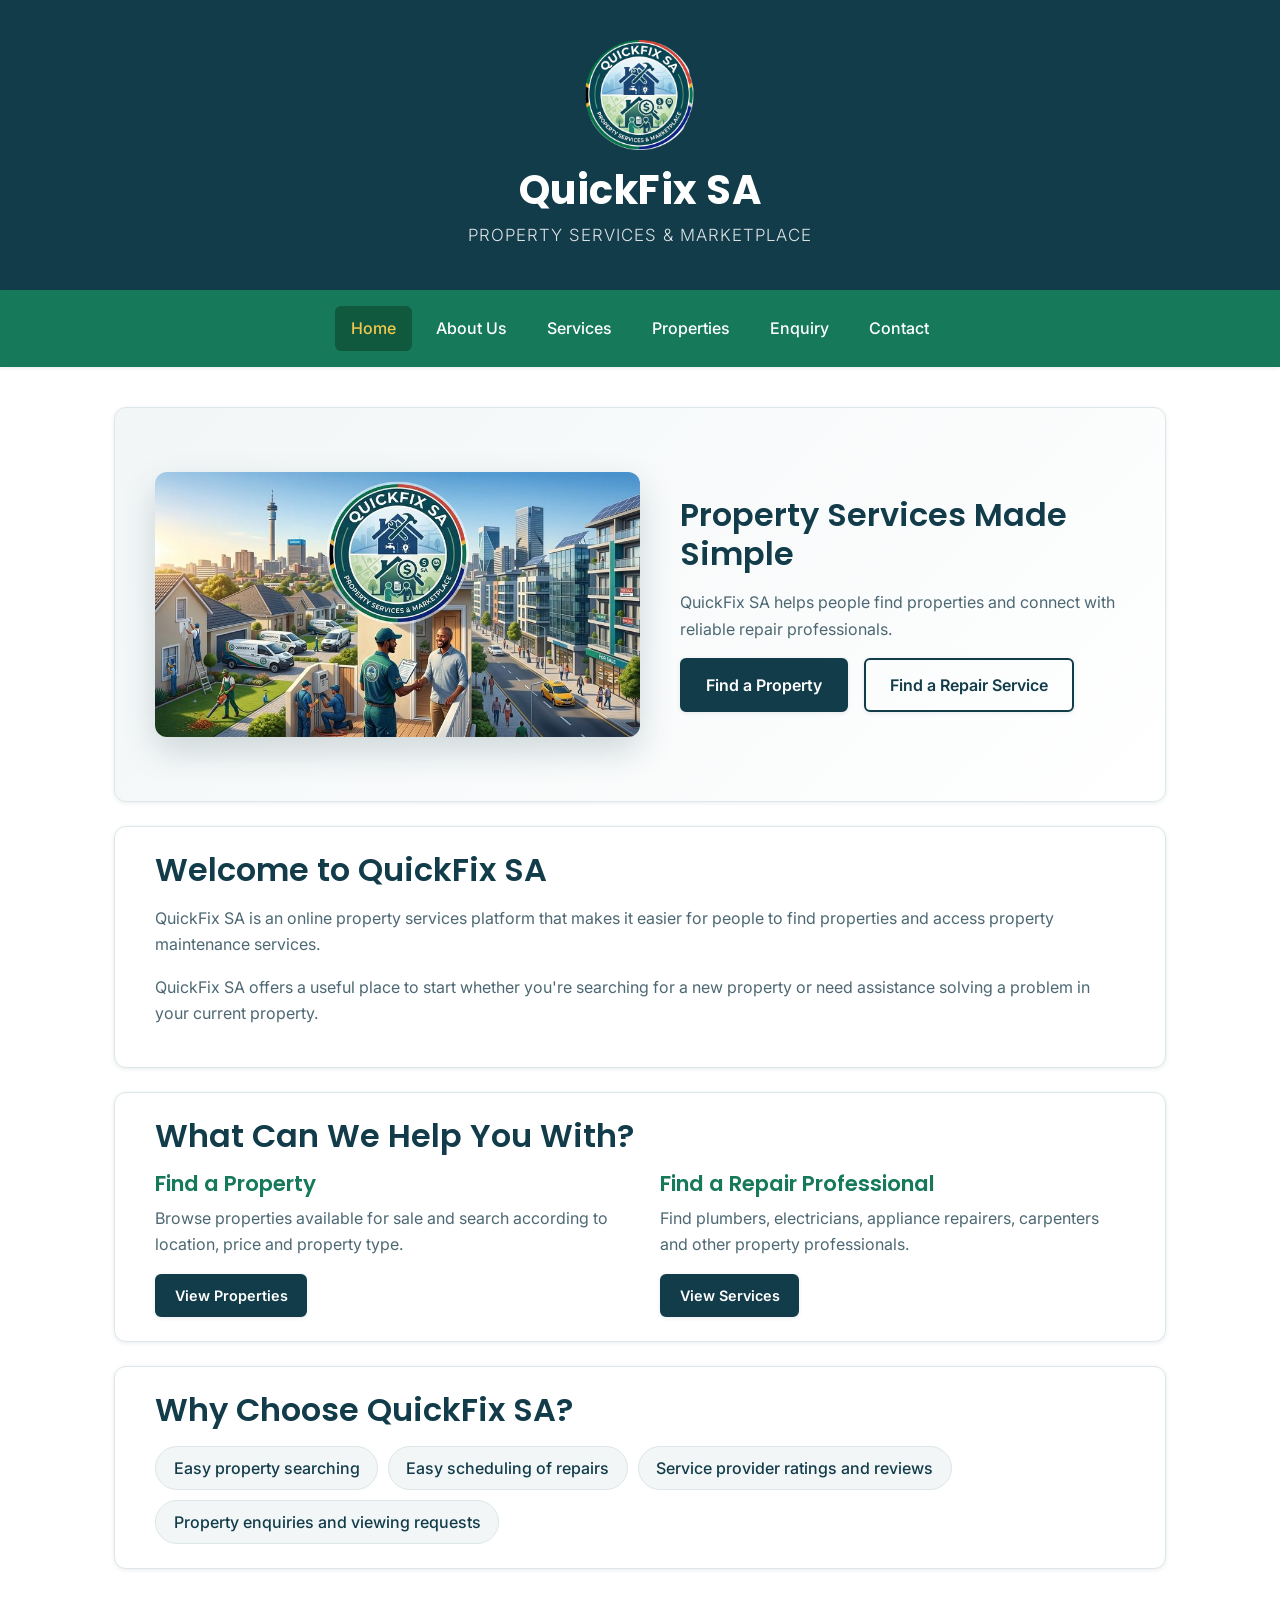
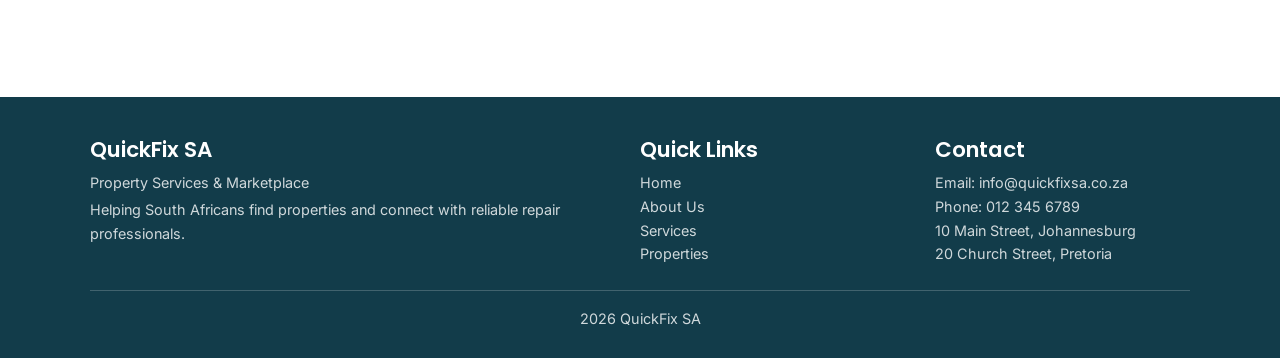
<file: index.html>
<!doctype html>
<html lang="en">
  <head>
    <!--The title appears on the browser tab-->
    <meta charset="UTF-8" />
    <meta name="viewport" content="width=device-width, initial-scale=1.0" />
    <link rel="icon" type="image/png" href="images/quickfix-logo.png" />
    <title>QuickFix SA - Home</title>

    <!--Google Fonts used across the site (see css/style.css section 1 & 3)-->
    <link rel="preconnect" href="https://fonts.googleapis.com" />
    <link
      href="https://fonts.googleapis.com/css2?family=Inter:wght@300;400;500;600&family=Poppins:wght@600;700&display=swap"
      rel="stylesheet"
    />

    <!--Connect the HTML page to the CSS file-->
    <link rel="stylesheet" href="css/style.css" />
  </head>

  <body>
    <!-- HEADER -->

    <header>
      <!--QuickFix SA logo-->
      <img
        src="images/quickfix-logo.png"
        alt="QuickFix SA Logo"
        width="150"
        height="151"
        class="logo"
      />

      <h1>QuickFix SA</h1>

      <p>Property Services & Marketplace</p>
    </header>

    <!--NAVIGATION MENU-->

    <nav>
      <!-- Hamburger button: only visible on mobile (see media query in style.css) -->
      <button
        class="nav-toggle"
        aria-expanded="false"
        aria-controls="nav-links"
      >
        &#9776; Menu
      </button>

      <div class="nav-links" id="nav-links">
        <a href="index.html" aria-current="page">Home</a>
        <a href="about.html">About Us</a>
        <a href="services.html">Services</a>
        <a href="properties.html">Properties</a>
        <a href="enquiry.html">Enquiry</a>
        <a href="contact.html">Contact</a>
      </div>
    </nav>

    <!--MAIN CONTENT-->

    <main>
      <!--HERO SECTION-->

      <section class="hero">
        <img
          src="images/hero-1200w.jpg"
          srcset="
            images/hero-480w.jpg   480w,
            images/hero-800w.jpg   800w,
            images/hero-1200w.jpg 1200w
          "
          sizes="(max-width: 768px) 100vw, 600px"
          alt="Modern home"
          width="1200"
          height="655"
          class="hero-img"
        />

        <div class="hero-content">
          <h2>Property Services Made Simple</h2>

          <p>
            QuickFix SA helps people find properties and connect with reliable
            repair professionals.
          </p>

          <!--Action links-->
          <div class="hero-actions">
            <a href="properties.html" class="btn"> Find a Property </a>

            <a href="services.html" class="btn btn-secondary">
              Find a Repair Service
            </a>
          </div>
        </div>
      </section>

      <!--INTRODUCTION-->

      <section>
        <h2>Welcome to QuickFix SA</h2>

        <p>
          QuickFix SA is an online property services platform that makes it
          easier for people to find properties and access property maintenance
          services.
        </p>

        <p>
          QuickFix SA offers a useful place to start whether you're searching
          for a new property or need assistance solving a problem in your
          current property.
        </p>
      </section>

      <!--OUR MAIN SERVICES-->

      <section>
        <h2>What Can We Help You With?</h2>

        <div class="split-grid">
          <div>
            <h3>Find a Property</h3>

            <p>
              Browse properties available for sale and search according to
              location, price and property type.
            </p>

            <a href="properties.html" class="btn btn-sm"> View Properties </a>
          </div>

          <div>
            <h3>Find a Repair Professional</h3>

            <p>
              Find plumbers, electricians, appliance repairers, carpenters and
              other property professionals.
            </p>

            <a href="services.html" class="btn btn-sm"> View Services </a>
          </div>
        </div>
      </section>

      <!--WHY QUICKFIX SA-->

      <section>
        <h2>Why Choose QuickFix SA?</h2>

        <ul>
          <li>Easy property searching</li>

          <li>Easy scheduling of repairs</li>

          <li>Service provider ratings and reviews</li>

          <li>Property enquiries and viewing requests</li>
        </ul>
      </section>
    </main>

    <!--FOOTER-->

    <footer>
      <div class="footer-grid">
        <div>
          <h3>QuickFix SA</h3>
          <p>Property Services &amp; Marketplace</p>
          <p>
            Helping South Africans find properties and connect with reliable
            repair professionals.
          </p>
        </div>

        <div>
          <h3>Quick Links</h3>
          <ul>
            <li><a href="index.html">Home</a></li>
            <li><a href="about.html">About Us</a></li>
            <li><a href="services.html">Services</a></li>
            <li><a href="properties.html">Properties</a></li>
          </ul>
        </div>

        <div>
          <h3>Contact</h3>
          <ul>
            <li>Email: info@quickfixsa.co.za</li>
            <li>Phone: 012 345 6789</li>
            <li>10 Main Street, Johannesburg</li>
            <li>20 Church Street, Pretoria</li>
          </ul>
        </div>
      </div>

      <div class="footer-bottom">
        <p>2026 QuickFix SA</p>
      </div>
    </footer>

    <script src="js/script.js"></script>
  </body>
</html>
</file>
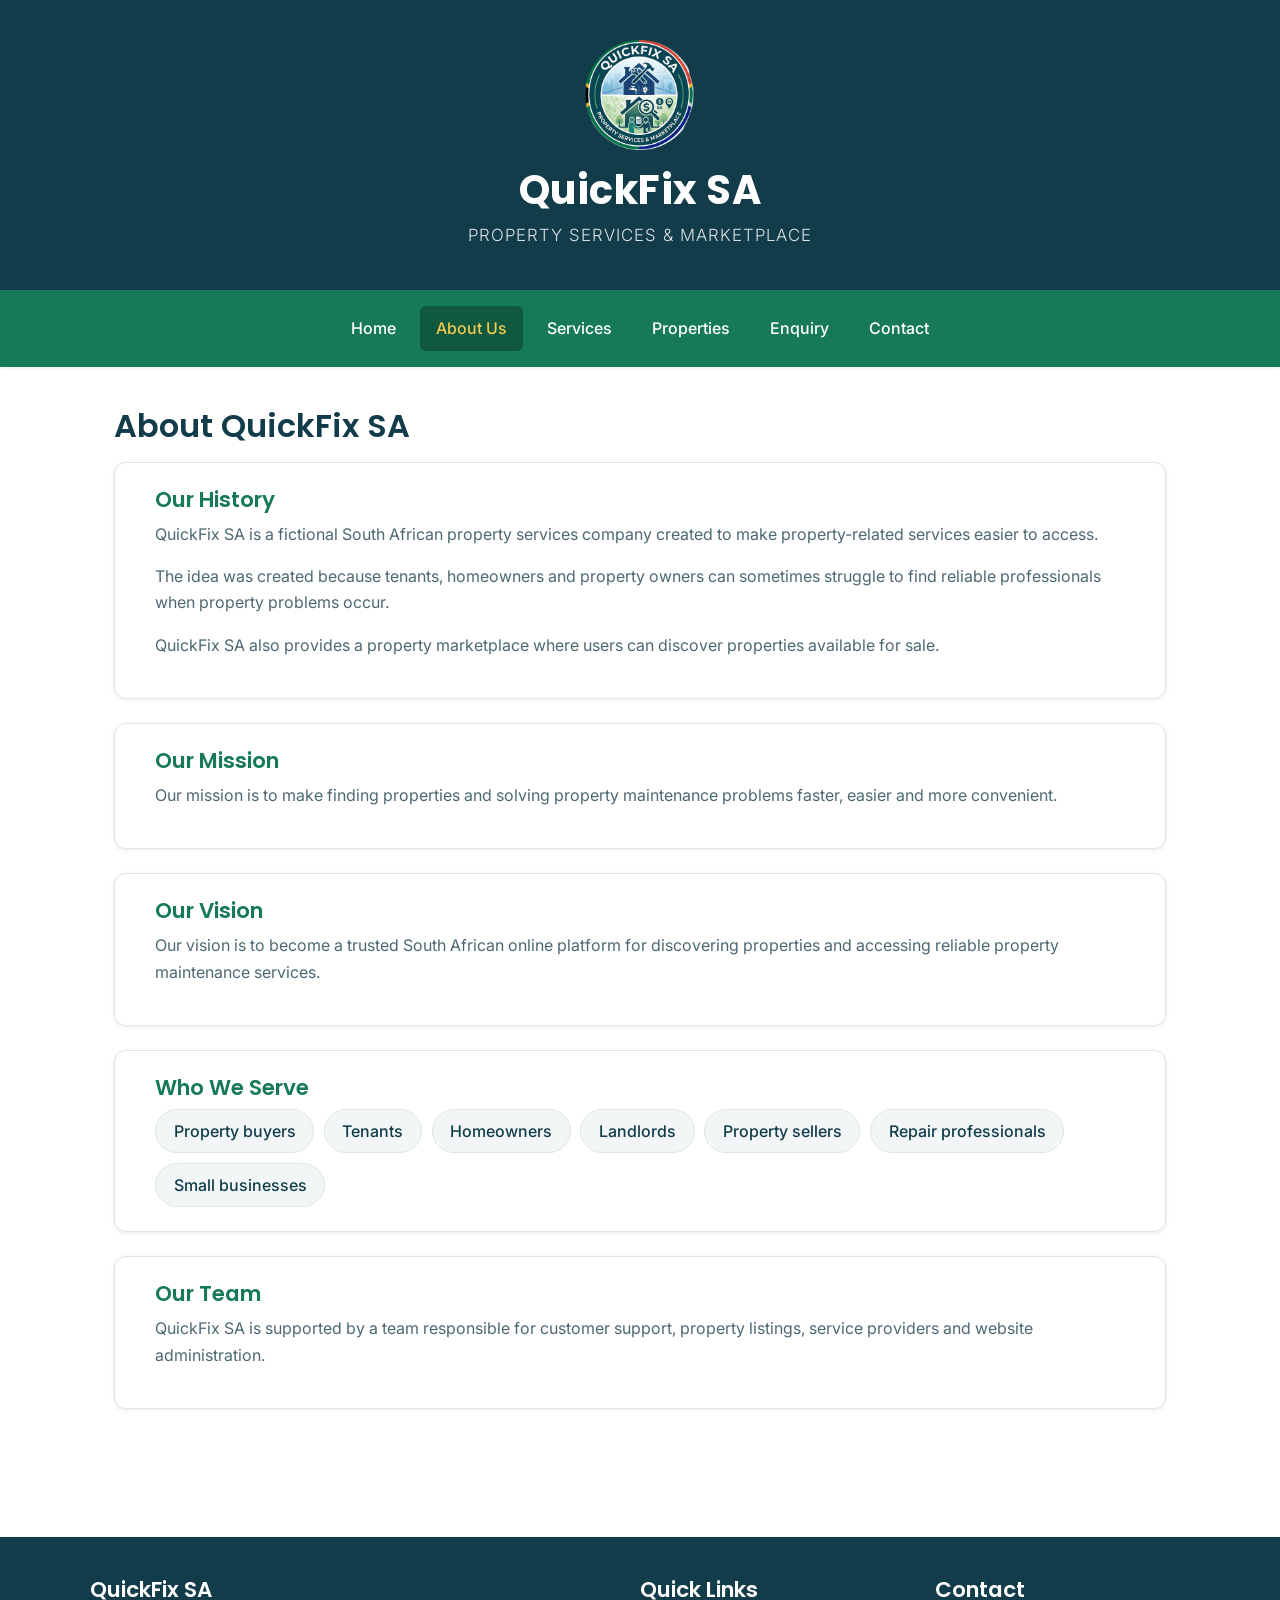
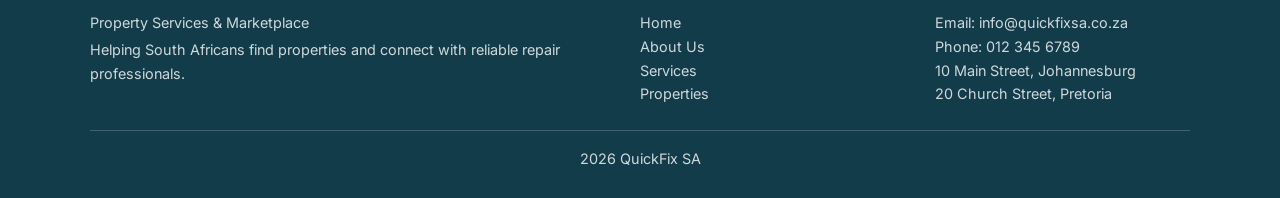
<file: about.html>
<!doctype html>
<html lang="en">
  <head>
    <meta charset="UTF-8" />
    <meta name="viewport" content="width=device-width, initial-scale=1.0" />
    <link rel="icon" type="image/png" href="images/quickfix-logo.png" />
    <title>QuickFix SA - About Us</title>

    <link rel="preconnect" href="https://fonts.googleapis.com" />
    <link
      href="https://fonts.googleapis.com/css2?family=Inter:wght@300;400;500;600&family=Poppins:wght@600;700&display=swap"
      rel="stylesheet"
    />

    <link rel="stylesheet" href="css/style.css" />
  </head>

  <body>
    <!--HEADER-->

    <header>
      <img
        src="images/quickfix-logo.png"
        alt="QuickFix SA Logo"
        width="150"
        height="151"
        class="logo"
      />

      <h1>QuickFix SA</h1>

      <p>Property Services & Marketplace</p>
    </header>

    <!-- NAVIGATION -->

    <nav>
      <!-- Hamburger button: only visible on mobile (see media query in style.css) -->
      <button
        class="nav-toggle"
        aria-expanded="false"
        aria-controls="nav-links"
      >
        &#9776; Menu
      </button>

      <div class="nav-links" id="nav-links">
        <a href="index.html">Home</a>
        <a href="about.html" aria-current="page">About Us</a>
        <a href="services.html">Services</a>
        <a href="properties.html">Properties</a>
        <a href="enquiry.html">Enquiry</a>
        <a href="contact.html">Contact</a>
      </div>
    </nav>

    <!--MAIN CONTENT-->

    <main>
      <h2>About QuickFix SA</h2>

      <!--HISTORY-->

      <section>
        <h3>Our History</h3>

        <p>
          QuickFix SA is a fictional South African property services company
          created to make property-related services easier to access.
        </p>

        <p>
          The idea was created because tenants, homeowners and property owners
          can sometimes struggle to find reliable professionals when property
          problems occur.
        </p>

        <p>
          QuickFix SA also provides a property marketplace where users can
          discover properties available for sale.
        </p>
      </section>

      <!-- MISSION -->

      <section>
        <h3>Our Mission</h3>

        <p>
          Our mission is to make finding properties and solving property
          maintenance problems faster, easier and more convenient.
        </p>
      </section>

      <!-- VISION -->

      <section>
        <h3>Our Vision</h3>

        <p>
          Our vision is to become a trusted South African online platform for
          discovering properties and accessing reliable property maintenance
          services.
        </p>
      </section>

      <!-- TARGET AUDIENCE -->

      <section>
        <h3>Who We Serve</h3>

        <ul>
          <li>Property buyers</li>

          <li>Tenants</li>

          <li>Homeowners</li>

          <li>Landlords</li>

          <li>Property sellers</li>

          <li>Repair professionals</li>

          <li>Small businesses</li>
        </ul>
      </section>

      <!--TEAM-->

      <section>
        <h3>Our Team</h3>

        <p>
          QuickFix SA is supported by a team responsible for customer support,
          property listings, service providers and website administration.
        </p>
      </section>
    </main>

    <!--FOOTER-->

    <footer>
      <div class="footer-grid">
        <div>
          <h3>QuickFix SA</h3>
          <p>Property Services &amp; Marketplace</p>
          <p>
            Helping South Africans find properties and connect with reliable
            repair professionals.
          </p>
        </div>

        <div>
          <h3>Quick Links</h3>
          <ul>
            <li><a href="index.html">Home</a></li>
            <li><a href="about.html">About Us</a></li>
            <li><a href="services.html">Services</a></li>
            <li><a href="properties.html">Properties</a></li>
          </ul>
        </div>

        <div>
          <h3>Contact</h3>
          <ul>
            <li>Email: info@quickfixsa.co.za</li>
            <li>Phone: 012 345 6789</li>
            <li>10 Main Street, Johannesburg</li>
            <li>20 Church Street, Pretoria</li>
          </ul>
        </div>
      </div>

      <div class="footer-bottom">
        <p>2026 QuickFix SA</p>
      </div>
    </footer>

    <script src="js/script.js"></script>
  </body>
</html>
</file>
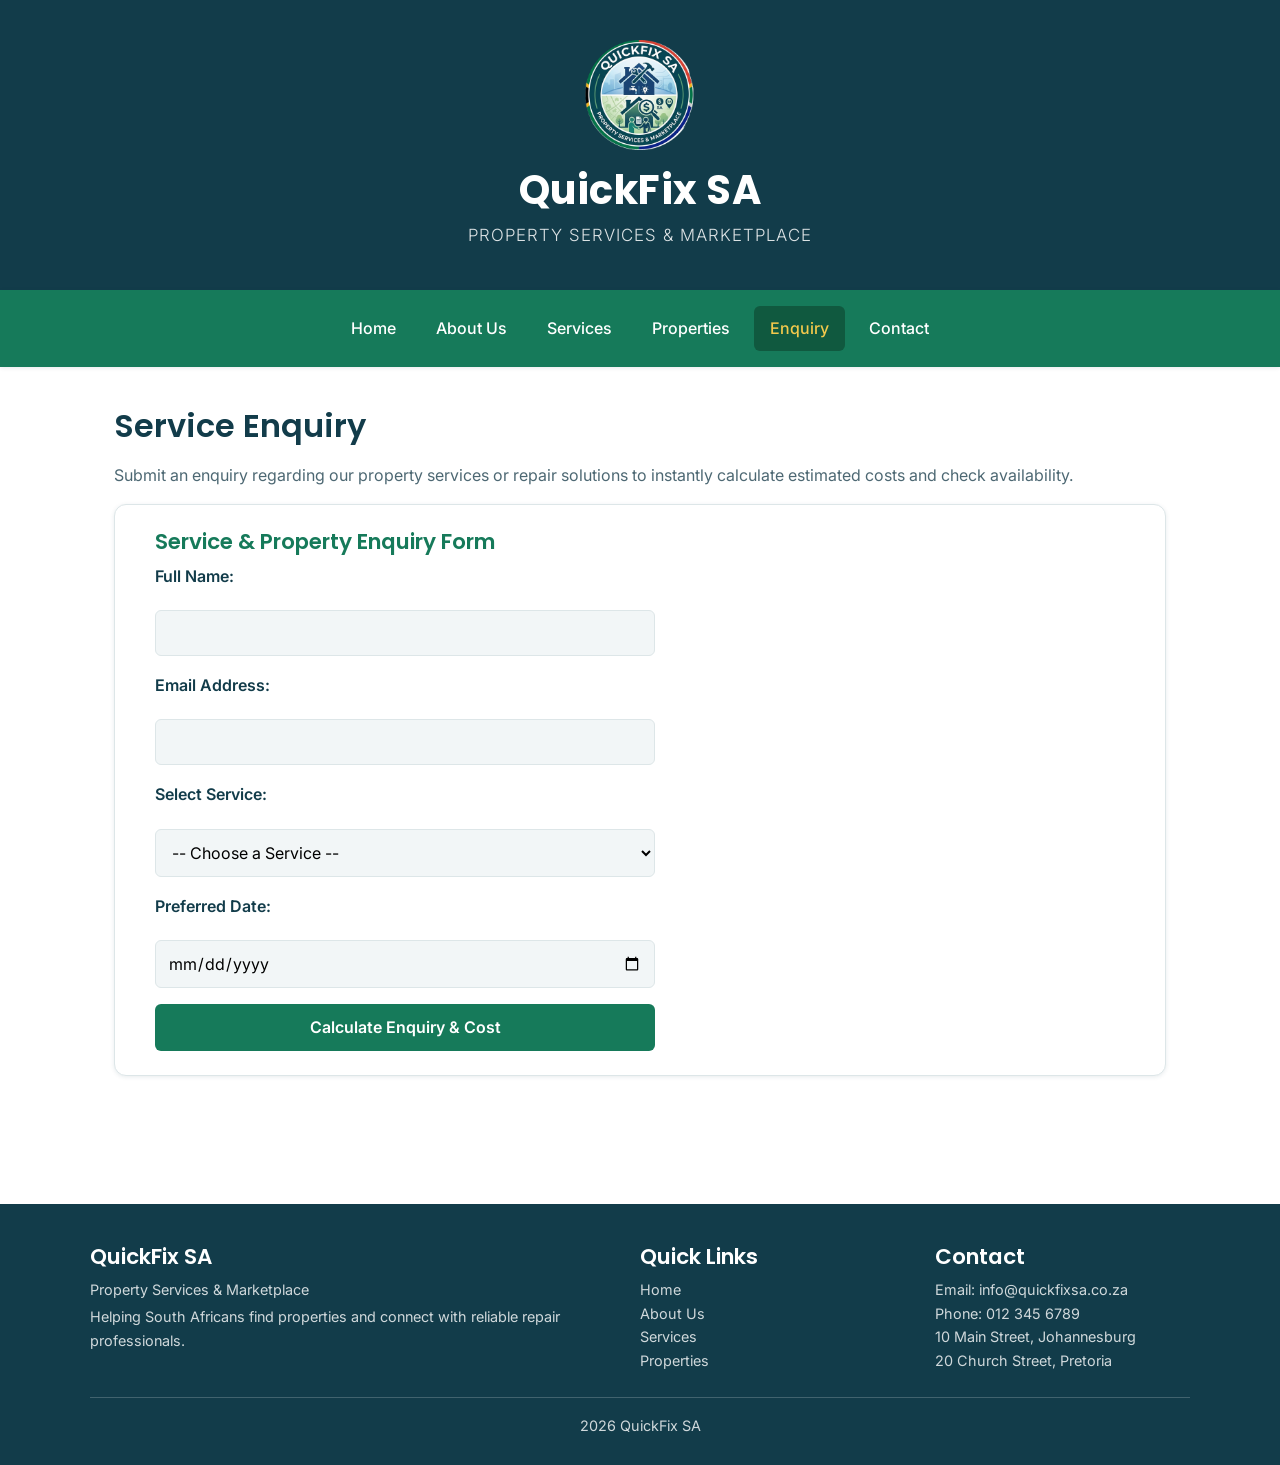
<file: enquiry.html>
<!doctype html>
<html lang="en">
  <head>
    <meta charset="UTF-8" />
    <meta name="viewport" content="width=device-width, initial-scale=1.0" />
    <link rel="icon" type="image/png" href="images/quickfix-logo.png" />
    <title>QuickFix SA - Enquiry</title>

    <link rel="preconnect" href="https://fonts.googleapis.com" />
    <link
      href="https://fonts.googleapis.com/css2?family=Inter:wght@300;400;500;600&family=Poppins:wght@600;700&display=swap"
      rel="stylesheet"
    />

    <link rel="stylesheet" href="css/style.css" />
  </head>

  <body>
    <!-- HEADER -->
    <header>
      <img
        src="images/quickfix-logo.png"
        alt="QuickFix SA Logo"
        width="150"
        height="151"
        class="logo"
      />
      <h1>QuickFix SA</h1>
      <p>Property Services & Marketplace</p>
    </header>

    <!-- Navigation -->
    <nav>
      <!-- Hamburger button for mobile navigation -->
      <button class="nav-toggle" aria-expanded="false" aria-controls="nav-links">
        &#9776; Menu
      </button>

      <div class="nav-links" id="nav-links">
        <a href="index.html">Home</a>
        <a href="about.html">About Us</a>
        <a href="services.html">Services</a>
        <a href="properties.html">Properties</a>
        <a href="enquiry.html" aria-current="page">Enquiry</a>
        <a href="contact.html">Contact</a>
      </div>
    </nav>

    <!-- Main Content -->
    <main>
      <h2>Service Enquiry</h2>
      <p>
        Submit an enquiry regarding our property services or repair solutions to instantly calculate estimated costs and check availability.
      </p>

      <section>
        <h3>Service & Property Enquiry Form</h3>

        <form id="enquiry-form">
          <!-- Name -->
          <label for="enquiry-name">Full Name:</label>
          <input type="text" id="enquiry-name" name="enquiry-name" />

          <!-- Email -->
          <label for="enquiry-email">Email Address:</label>
          <input type="email" id="enquiry-email" name="enquiry-email" />

          <!-- Service Selection Dropdown -->
          <label for="service-select">Select Service:</label>
          <select id="service-select" name="service-select">
            <option value="">-- Choose a Service --</option>
            <option value="plumbing">Plumbing Repair (Base: R500)</option>
            <option value="electrical">Electrical Inspection (Base: R750)</option>
            <option value="painting">House Painting (Base: R1200)</option>
            <option value="listing">Property Listing Assistance (Base: R300)</option>
          </select>

          <!-- Preferred Date -->
          <label for="enquiry-date">Preferred Date:</label>
          <input type="date" id="enquiry-date" name="enquiry-date" />

          <input type="submit" value="Calculate Enquiry & Cost" />
        </form>

        <!-- Dynamic Response Box (Satisfies POE rubric for cost/availability feedback) -->
        <div id="enquiry-response" style="margin-top: 20px; padding: 15px; border-radius: 6px; display: none;"></div>
      </section>
    </main>

    <!-- FOOTER -->
    <footer>
      <div class="footer-grid">
        <div>
          <h3>QuickFix SA</h3>
          <p>Property Services &amp; Marketplace</p>
          <p>
            Helping South Africans find properties and connect with reliable
            repair professionals.
          </p>
        </div>

        <div>
          <h3>Quick Links</h3>
          <ul>
            <li><a href="index.html">Home</a></li>
            <li><a href="about.html">About Us</a></li>
            <li><a href="services.html">Services</a></li>
            <li><a href="properties.html">Properties</a></li>
          </ul>
        </div>

        <div>
          <h3>Contact</h3>
          <ul>
            <li>Email: info@quickfixsa.co.za</li>
            <li>Phone: 012 345 6789</li>
            <li>10 Main Street, Johannesburg</li>
            <li>20 Church Street, Pretoria</li>
          </ul>
        </div>
      </div>

      <div class="footer-bottom">
        <p>2026 QuickFix SA</p>
      </div>
    </footer>

    <!-- JavaScript File -->
    <script src="js/script.js"></script>
  </body>
</html>
</file>
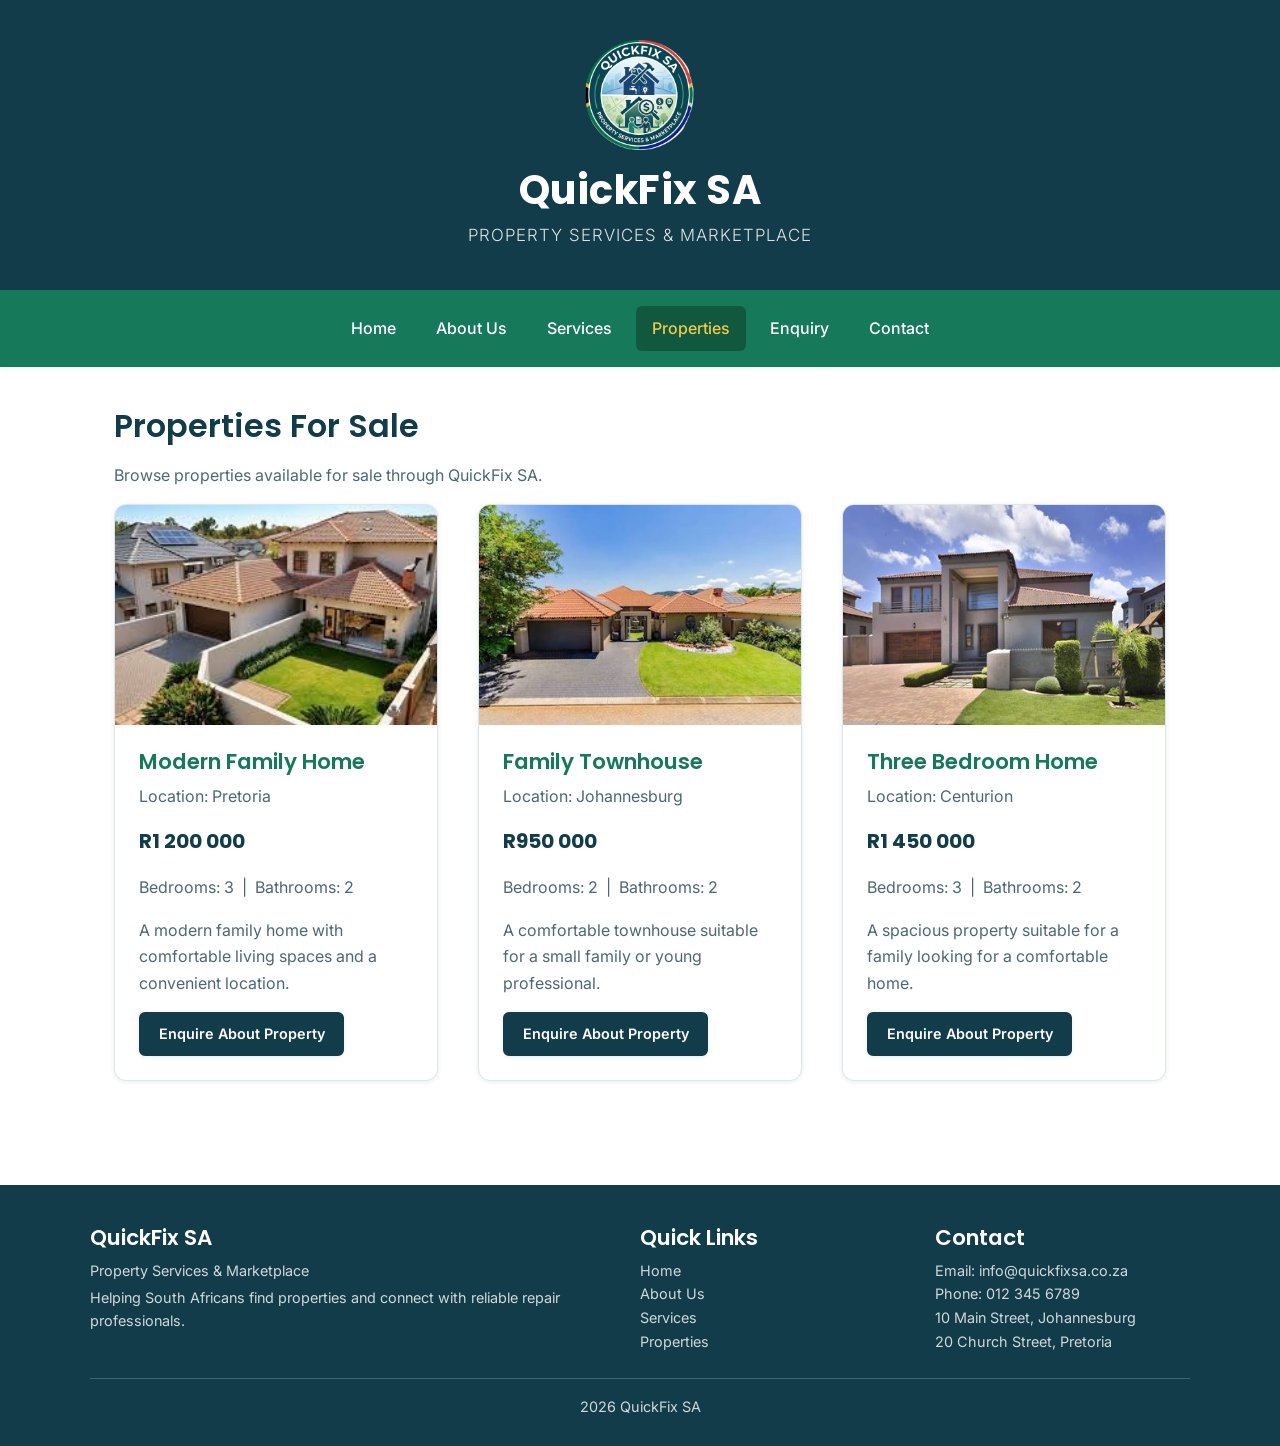
<file: properties.html>
<!doctype html>
<html lang="en">
  <head>
    <meta charset="UTF-8" />
    <meta name="viewport" content="width=device-width, initial-scale=1.0" />
    <link rel="icon" type="image/png" href="images/quickfix-logo.png" />
    <title>QuickFix SA Properties</title>

    <link rel="preconnect" href="https://fonts.googleapis.com" />
    <link
      href="https://fonts.googleapis.com/css2?family=Inter:wght@300;400;500;600&family=Poppins:wght@600;700&display=swap"
      rel="stylesheet"
    />

    <link rel="stylesheet" href="css/style.css" />
  </head>

  <body>
    <!--HEADER-->

    <header>
      <img
        src="images/quickfix-logo.png"
        alt="QuickFix SA Logo"
        width="150"
        height="151"
        class="logo"
      />

      <h1>QuickFix SA</h1>

      <p>Property Services & Marketplace</p>
    </header>

    <!--NAVIGATION-->

    <nav>
      <!-- Hamburger button: only visible on mobile (see media query in style.css) -->
      <button
        class="nav-toggle"
        aria-expanded="false"
        aria-controls="nav-links"
      >
        &#9776; Menu
      </button>

      <div class="nav-links" id="nav-links">
        <a href="index.html">Home</a>
        <a href="about.html">About Us</a>
        <a href="services.html">Services</a>
        <a href="properties.html" aria-current="page">Properties</a>
        <a href="enquiry.html">Enquiry</a>
        <a href="contact.html">Contact</a>
      </div>
    </nav>

    <!-- MAIN CONTENT -->

    <main>
      <h2>Properties For Sale</h2>

      <p>Browse properties available for sale through QuickFix SA.</p>

      <div class="card-grid">
        <!--PROPERTY 1-->

        <article class="card">
          <img
            src="images/property-1.jpg"
            alt="Modern family home"
            width="299"
            height="168"
            loading="lazy"
          />
          <div class="card-body">
            <h3>Modern Family Home</h3>

            <p>Location: Pretoria</p>

            <p class="price">R1 200 000</p>

            <p>Bedrooms: 3 &nbsp;|&nbsp; Bathrooms: 2</p>

            <p>
              A modern family home with comfortable living spaces and a
              convenient location.
            </p>

            <a href="enquiry.html" class="btn btn-sm">
              Enquire About Property
            </a>
          </div>
        </article>

        <!--PROPERTY 2-->

        <article class="card">
          <img
            src="images/property-2.jpg"
            srcset="images/property-2-400w.jpg 400w, images/property-2.jpg 547w"
            sizes="(max-width: 768px) 100vw, 340px"
            alt="Family townhouse"
            width="547"
            height="365"
            loading="lazy"
          />

          <div class="card-body">
            <h3>Family Townhouse</h3>

            <p>Location: Johannesburg</p>

            <p class="price">R950 000</p>

            <p>Bedrooms: 2 &nbsp;|&nbsp; Bathrooms: 2</p>

            <p>
              A comfortable townhouse suitable for a small family or young
              professional.
            </p>

            <a href="enquiry.html" class="btn btn-sm">
              Enquire About Property
            </a>
          </div>
        </article>

        <!--PROPERTY 3-->

        <article class="card">
          <img
            src="images/property-3.jpg"
            srcset="images/property-3-400w.jpg 400w, images/property-3.jpg 678w"
            sizes="(max-width: 768px) 100vw, 340px"
            alt="Three bedroom home"
            width="678"
            height="452"
            loading="lazy"
          />
          <div class="card-body">
            <h3>Three Bedroom Home</h3>

            <p>Location: Centurion</p>

            <p class="price">R1 450 000</p>

            <p>Bedrooms: 3 &nbsp;|&nbsp; Bathrooms: 2</p>

            <p>
              A spacious property suitable for a family looking for a
              comfortable home.
            </p>

            <a href="enquiry.html" class="btn btn-sm">
              Enquire About Property
            </a>
          </div>
        </article>
      </div>
    </main>

    <!--FOOTER-->

    <footer>
      <div class="footer-grid">
        <div>
          <h3>QuickFix SA</h3>
          <p>Property Services &amp; Marketplace</p>
          <p>
            Helping South Africans find properties and connect with reliable
            repair professionals.
          </p>
        </div>

        <div>
          <h3>Quick Links</h3>
          <ul>
            <li><a href="index.html">Home</a></li>
            <li><a href="about.html">About Us</a></li>
            <li><a href="services.html">Services</a></li>
            <li><a href="properties.html">Properties</a></li>
          </ul>
        </div>

        <div>
          <h3>Contact</h3>
          <ul>
            <li>Email: info@quickfixsa.co.za</li>
            <li>Phone: 012 345 6789</li>
            <li>10 Main Street, Johannesburg</li>
            <li>20 Church Street, Pretoria</li>
          </ul>
        </div>
      </div>

      <div class="footer-bottom">
        <p>2026 QuickFix SA</p>
      </div>
    </footer>

    <script src="js/script.js"></script>
  </body>
</html>
</file>
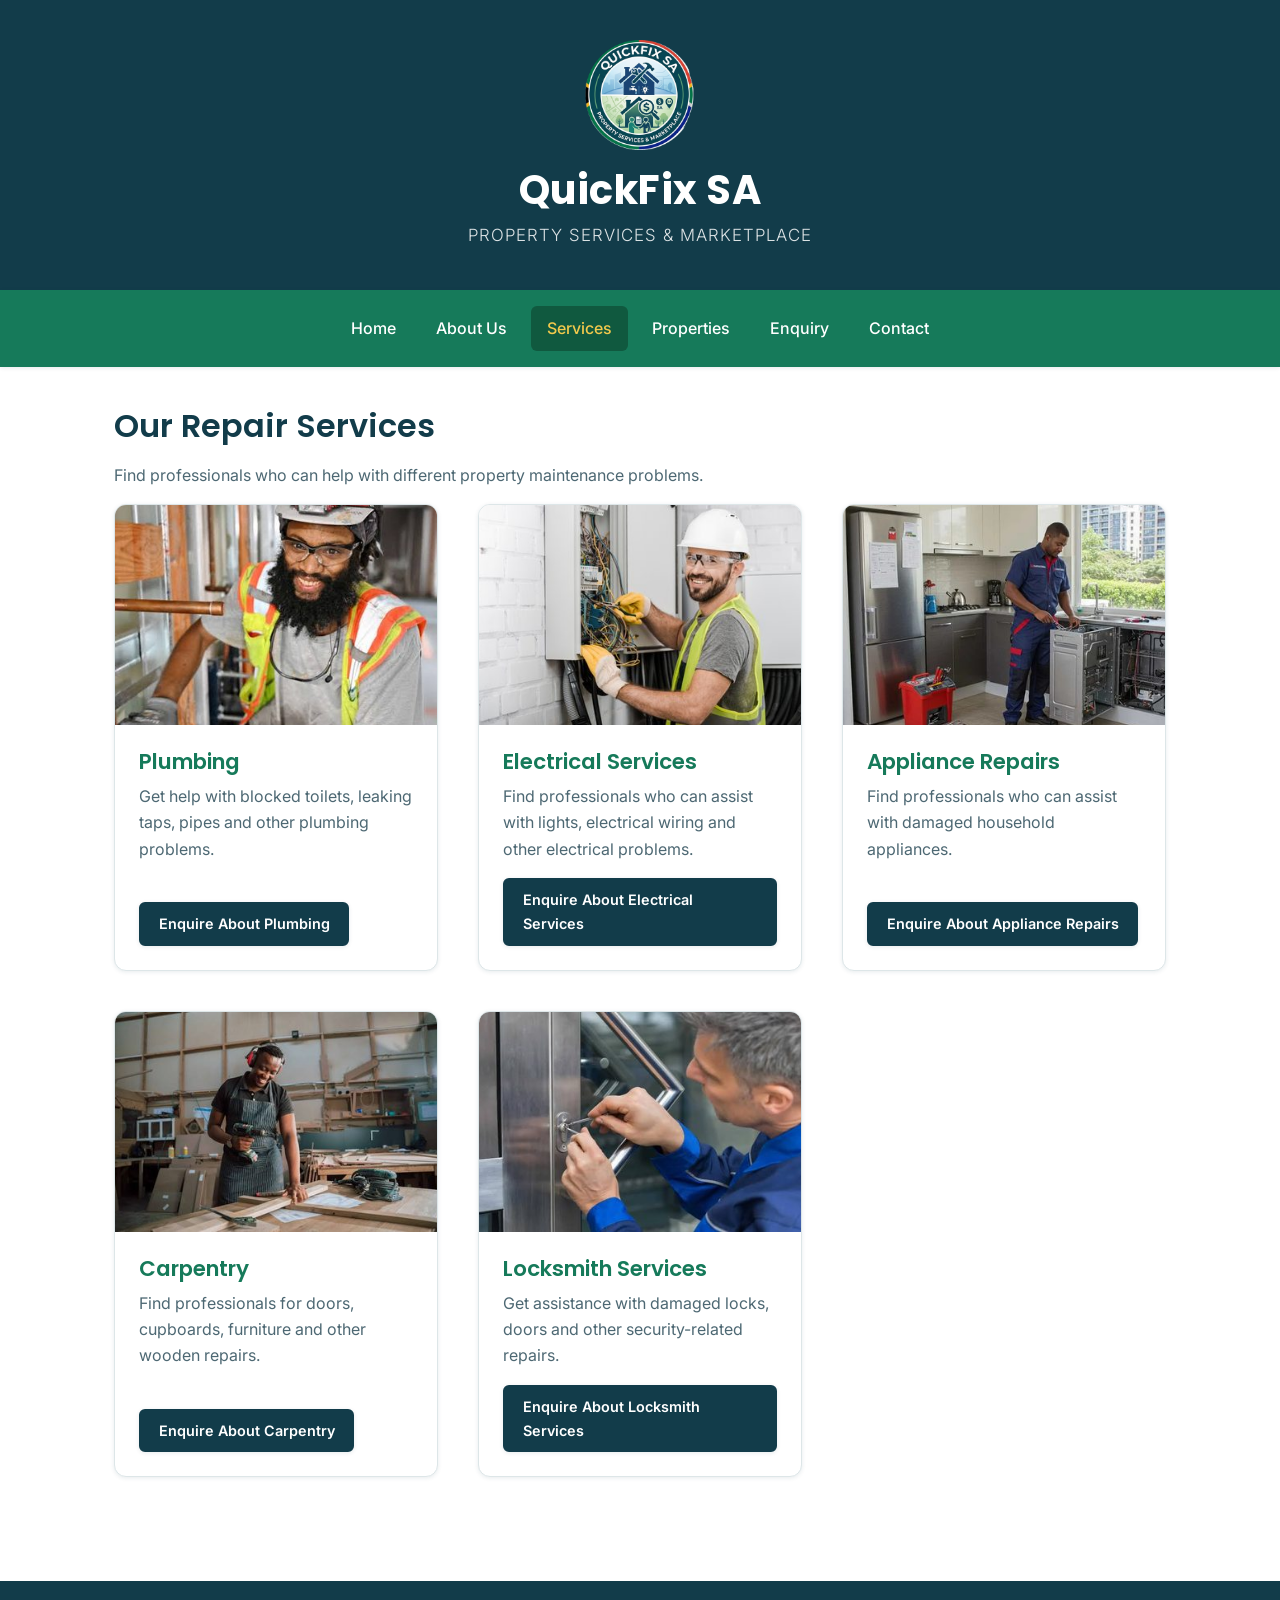
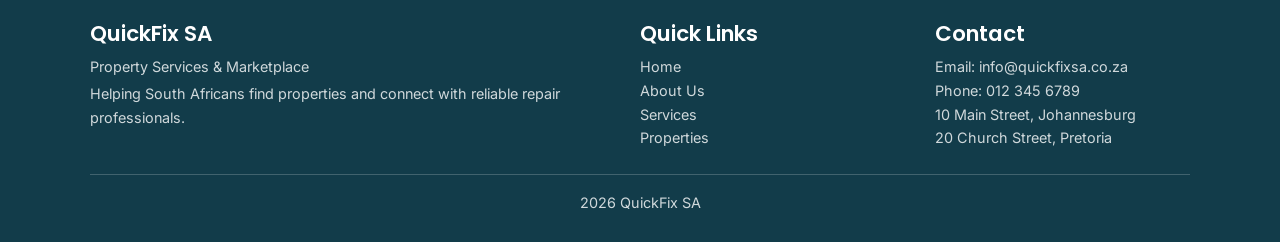
<file: services.html>
<!doctype html>
<html lang="en">
  <head>
    <meta charset="UTF-8" />
    <meta name="viewport" content="width=device-width, initial-scale=1.0" />
    <link rel="icon" type="image/png" href="images/quickfix-logo.png" />
    <title>QuickFix SA - Services</title>

    <link rel="preconnect" href="https://fonts.googleapis.com" />
    <link
      href="https://fonts.googleapis.com/css2?family=Inter:wght@300;400;500;600&family=Poppins:wght@600;700&display=swap"
      rel="stylesheet"
    />

    <link rel="stylesheet" href="css/style.css" />
  </head>

  <body>
    <!--HEADER-->

    <header>
      <img
        src="images/quickfix-logo.png"
        alt="QuickFix SA Logo"
        width="150"
        height="151"
        class="logo"
      />

      <h1>QuickFix SA</h1>

      <p>Property Services & Marketplace</p>
    </header>

    <!--NAVIGATION-->

    <nav>
      <!-- Hamburger button: only visible on mobile (see media query in style.css) -->
      <button
        class="nav-toggle"
        aria-expanded="false"
        aria-controls="nav-links"
      >
        &#9776; Menu
      </button>

      <div class="nav-links" id="nav-links">
        <a href="index.html">Home</a>
        <a href="about.html">About Us</a>
        <a href="services.html" aria-current="page">Services</a>
        <a href="properties.html">Properties</a>
        <a href="enquiry.html">Enquiry</a>
        <a href="contact.html">Contact</a>
      </div>
    </nav>

    <!--MAIN CONTENT-->

    <main>
      <h2>Our Repair Services</h2>

      <p>
        Find professionals who can help with different property maintenance
        problems.
      </p>

      <div class="card-grid">
        <!--PLUMBING-->

        <article class="card">
          <img
            src="images/service-plumbing.jpg"
            srcset="
              images/service-plumbing-400w.jpg 400w,
              images/service-plumbing.jpg      495w
            "
            sizes="(max-width: 768px) 100vw, 340px"
            alt="Plumber repairing a pipe"
            width="495"
            height="619"
            loading="lazy"
          />
          <div class="card-body">
            <h3>Plumbing</h3>

            <p>
              Get help with blocked toilets, leaking taps, pipes and other
              plumbing problems.
            </p>

            <a href="enquiry.html" class="btn btn-sm">
              Enquire About Plumbing
            </a>
          </div>
        </article>

        <!--ELECTRICAL-->

        <article class="card">
          <img
            src="images/service-electrical-800w.jpg"
            srcset="
              images/service-electrical-400w.jpg 400w,
              images/service-electrical-800w.jpg 800w
            "
            sizes="(max-width: 768px) 100vw, 340px"
            alt="Electrician working on electrical wiring"
            width="800"
            height="534"
            loading="lazy"
          />
          <div class="card-body">
            <h3>Electrical Services</h3>

            <p>
              Find professionals who can assist with lights, electrical wiring
              and other electrical problems.
            </p>

            <a href="enquiry.html" class="btn btn-sm">
              Enquire About Electrical Services
            </a>
          </div>
        </article>

        <!--APPLIANCE REPAIR-->

        <article class="card">
          <img
            src="images/service-appliance.jpg"
            srcset="
              images/service-appliance-400w.jpg 400w,
              images/service-appliance.jpg      800w
            "
            sizes="(max-width: 768px) 100vw, 340px"
            alt="Technician repairing a household appliance"
            width="800"
            height="600"
            loading="lazy"
          />
          <div class="card-body">
            <h3>Appliance Repairs</h3>

            <p>
              Find professionals who can assist with damaged household
              appliances.
            </p>

            <a href="enquiry.html" class="btn btn-sm">
              Enquire About Appliance Repairs
            </a>
          </div>
        </article>

        <!--CARPENTRY-->

        <article class="card">
          <img
            src="images/service-carpentry.jpg"
            srcset="
              images/service-carpentry-400w.jpg 400w,
              images/service-carpentry.jpg      678w
            "
            sizes="(max-width: 768px) 100vw, 340px"
            alt="Carpenter working with wood"
            width="678"
            height="452"
            loading="lazy"
          />
          <div class="card-body">
            <h3>Carpentry</h3>

            <p>
              Find professionals for doors, cupboards, furniture and other
              wooden repairs.
            </p>

            <a href="enquiry.html" class="btn btn-sm">
              Enquire About Carpentry
            </a>
          </div>
        </article>

        <!--LOCKSMITH-->

        <article class="card">
          <img
            src="images/service-locksmith.jpg"
            srcset="
              images/service-locksmith-400w.jpg 400w,
              images/service-locksmith.jpg      678w
            "
            sizes="(max-width: 768px) 100vw, 340px"
            alt="Locksmith repairing a door lock"
            width="678"
            height="452"
            loading="lazy"
          />
          <div class="card-body">
            <h3>Locksmith Services</h3>

            <p>
              Get assistance with damaged locks, doors and other
              security-related repairs.
            </p>

            <a href="enquiry.html" class="btn btn-sm">
              Enquire About Locksmith Services
            </a>
          </div>
        </article>
      </div>
    </main>

    <!--FOOTER-->

    <footer>
      <div class="footer-grid">
        <div>
          <h3>QuickFix SA</h3>
          <p>Property Services &amp; Marketplace</p>
          <p>
            Helping South Africans find properties and connect with reliable
            repair professionals.
          </p>
        </div>

        <div>
          <h3>Quick Links</h3>
          <ul>
            <li><a href="index.html">Home</a></li>
            <li><a href="about.html">About Us</a></li>
            <li><a href="services.html">Services</a></li>
            <li><a href="properties.html">Properties</a></li>
          </ul>
        </div>

        <div>
          <h3>Contact</h3>
          <ul>
            <li>Email: info@quickfixsa.co.za</li>
            <li>Phone: 012 345 6789</li>
            <li>10 Main Street, Johannesburg</li>
            <li>20 Church Street, Pretoria</li>
          </ul>
        </div>
      </div>

      <div class="footer-bottom">
        <p>2026 QuickFix SA</p>
      </div>
    </footer>

    <script src="js/script.js"></script>
  </body>
</html>
</file>
<file: css/style.css>
/* QUICKFIX SA — MAIN STYLESHEET
   Part 2: CSS Styling and Responsive Design (WEDE5020)
   Contents:
     1. CSS Custom Properties (design tokens)
     2. Reset & Base / Default Styles
     3. Typography
     4. Header, Navigation & Footer (layout)
     5. Main Layout Structure (Flexbox & Grid)
     6. Components: Buttons, Cards, Forms
     7. Decoration, Colour & Pseudo-Classes
     8. Responsive Design: Breakpoints (Tablet / Mobile / Small Mobile)
*/

/* =========================================================================
   1. CSS CUSTOM PROPERTIES
   Central place to control colour, spacing, fonts and shadows so the
   whole site can be re-themed by changing values in one spot (the
   "cascading" idea from the brief — one change here affects every page).
   ========================================================================= */

:root {
  /* Brand colours (kept from the original palette, extended) */
  --color-primary: #123c4a; /* dark navy teal - header/footer */
  --color-primary-dark: #0b262f; /* darker navy for hover states */
  --color-secondary: #167a5a; /* green - nav / secondary actions */
  --color-secondary-dark: #10593f;
  --color-accent: #f2c94c; /* gold - highlights, hover text */
  --color-cta: #d94b3d; /* red/orange - strong call to action */

  /* Neutrals */
  --color-bg: #ffffff;
  --color-bg-alt: #f2f6f7; /* light section background */
  --color-text: #123c4a;
  --color-text-muted: #4d6873;
  --color-border: #dde6e8;

  /* Typography */
  --font-heading: "Poppins", "Segoe UI", Arial, sans-serif;
  --font-body: "Inter", "Segoe UI", Arial, sans-serif;

  /* Spacing scale (rem-based so it scales with user font settings) */
  --space-xs: 0.5rem;
  --space-sm: 1rem;
  --space-md: 1.5rem;
  --space-lg: 2.5rem;
  --space-xl: 4rem;

  /* Shape & elevation */
  --radius-sm: 6px;
  --radius-md: 12px;
  --radius-pill: 999px;
  --shadow-sm: 0 1px 4px rgba(18, 60, 74, 0.1);
  --shadow-md: 0 6px 18px rgba(18, 60, 74, 0.14);
  --shadow-lg: 0 14px 34px rgba(18, 60, 74, 0.18);

  /* Motion & layout */
  --transition: 0.25s ease;
  --container-width: 1100px;
}

/* =========================================================================
   2. RESET & BASE / DEFAULT STYLES
   A light reset so the site looks the same across browsers, plus the
   default styles that apply to the whole site before anything else
   overrides them.
   ========================================================================= */

*,
*::before,
*::after {
  box-sizing: border-box;
}

html {
  scroll-behavior: smooth;
  font-size: 100%; /* 1rem = 16px, the baseline every rem value scales from */
}

body,
h1,
h2,
h3,
p,
ul,
ol,
figure {
  margin: 0;
  padding: 0;
}

body {
  font-family: var(--font-body);
  font-size: 1rem;
  line-height: 1.65;
  color: var(--color-text);
  background-color: var(--color-bg);
  -webkit-font-smoothing: antialiased;
}

img {
  max-width: 100%;
  height: auto;
  display: block;
}

a {
  color: inherit;
}

ul {
  list-style: none;
}

/* =========================================================================
   3. TYPOGRAPHY
   ========================================================================= */

h1,
h2,
h3 {
  font-family: var(--font-heading);
  color: var(--color-primary);
  line-height: 1.2;
}

h1 {
  font-size: 2.5rem;
  font-weight: 700;
  letter-spacing: 0.5px;
  color: #ffffff;
}

h2 {
  font-size: 2rem;
  font-weight: 600;
  margin-bottom: var(--space-sm);
}

h3 {
  font-size: 1.35rem;
  font-weight: 600;
  color: var(--color-secondary);
  margin-bottom: var(--space-xs);
}

p {
  margin-bottom: var(--space-sm);
  color: var(--color-text-muted);
}

header p {
  font-size: 1.05rem;
  font-weight: 300;
  letter-spacing: 1px;
  text-transform: uppercase;
  color: rgba(255, 255, 255, 0.85);
  margin: 0;
}

/* =========================================================================
   4. HEADER, NAVIGATION & FOOTER
   ========================================================================= */

header {
  background-color: var(--color-primary);
  color: #ffffff;
  text-align: center;
  padding: var(--space-lg) var(--space-md);
  display: flex;
  flex-direction: column;
  align-items: center;
  gap: var(--space-xs);
}

header img.logo {
  width: 110px;
  margin-bottom: var(--space-xs);
}

nav {
  background-color: var(--color-secondary);
  position: sticky;
  top: 0;
  z-index: 100;
  box-shadow: var(--shadow-sm);
  padding: var(--space-sm) var(--space-md);
}

.nav-links {
  display: flex;
  flex-wrap: wrap;
  justify-content: center;
  gap: 0.25rem 0.5rem;
}

nav a {
  color: #ffffff;
  text-decoration: none;
  font-weight: 500;
  padding: 0.6rem 1rem;
  border-radius: var(--radius-sm);
  transition:
    background-color var(--transition),
    color var(--transition);
}

/* Highlights the page the visitor is currently on */
nav a[aria-current="page"] {
  background-color: var(--color-secondary-dark);
  color: var(--color-accent);
}

/* Hamburger button: hidden on desktop, shown at the mobile breakpoint */
.nav-toggle {
  display: none;
  width: 100%;
  background-color: transparent;
  color: #ffffff;
  border: 2px solid rgba(255, 255, 255, 0.5);
  border-radius: var(--radius-sm);
  font-family: inherit;
  font-size: 1rem;
  font-weight: 600;
  padding: 0.7rem;
  cursor: pointer;
  transition:
    background-color var(--transition),
    border-color var(--transition);
}

footer {
  background-color: var(--color-primary);
  color: #ffffff;
  padding: var(--space-lg) var(--space-md) var(--space-md);
  margin-top: var(--space-xl);
}

/* Three-column footer on desktop, stacks to one column on mobile */
.footer-grid {
  max-width: var(--container-width);
  margin: 0 auto;
  display: grid;
  grid-template-columns: 2fr 1fr 1fr;
  gap: var(--space-lg);
}

footer h3 {
  color: #ffffff;
  margin-bottom: var(--space-xs);
}

footer p {
  color: rgba(255, 255, 255, 0.8);
  font-size: 0.9rem;
  margin-bottom: 0.2rem;
}

.footer-grid ul {
  flex-direction: column;
  gap: 0.35rem;
}

.footer-grid ul li {
  background-color: transparent;
  border: none;
  padding: 0;
  color: rgba(255, 255, 255, 0.8);
  font-size: 0.9rem;
  font-weight: 400;
}

.footer-grid ul li a {
  text-decoration: none;
  transition: color var(--transition);
}

.footer-bottom {
  max-width: var(--container-width);
  margin: var(--space-md) auto 0;
  padding-top: var(--space-sm);
  border-top: 1px solid rgba(255, 255, 255, 0.2);
  text-align: center;
}

/* =========================================================================
   5. MAIN LAYOUT STRUCTURE (Flexbox & Grid)
   ========================================================================= */

main {
  max-width: var(--container-width);
  margin: 0 auto;
  padding: var(--space-lg) var(--space-md);
}

/* Generic content card used on About / Contact for each <section> */
main section {
  background-color: var(--color-bg);
  border: 1px solid var(--color-border);
  border-radius: var(--radius-md);
  padding: var(--space-md) var(--space-lg);
  margin-bottom: var(--space-md);
  box-shadow: var(--shadow-sm);
  transition:
    box-shadow var(--transition),
    transform var(--transition);
}

main section:hover {
  box-shadow: var(--shadow-md);
}

/* Chip-style list used for "Who We Serve" and "Why Choose QuickFix SA" */
main ul {
  display: flex;
  flex-wrap: wrap;
  gap: 0.6rem;
}

main ul li {
  background-color: var(--color-bg-alt);
  border: 1px solid var(--color-border);
  color: var(--color-primary);
  font-weight: 500;
  padding: 0.5rem 1.1rem;
  border-radius: var(--radius-pill);
  transition:
    background-color var(--transition),
    color var(--transition);
}

/* --- Hero section (index.html) — two-column flex layout --- */
.hero {
  display: flex;
  flex-wrap: wrap;
  align-items: center;
  gap: var(--space-lg);
  background: linear-gradient(135deg, var(--color-bg-alt), #ffffff);
  border-radius: var(--radius-md);
  padding: var(--space-xl) var(--space-lg);
}

.hero-img {
  flex: 1 1 380px;
  /* min-width:0 stops the image's natural width forcing the flex row to wrap */
  min-width: 0;
  border-radius: var(--radius-md);
  box-shadow: var(--shadow-lg);
}

.hero-content {
  flex: 1 1 340px;
  min-width: 0;
}

.hero-actions {
  display: flex;
  flex-wrap: wrap;
  gap: var(--space-sm);
  margin-top: var(--space-sm);
}

/* --- Two-column "What Can We Help You With?" split (index.html) --- */
.split-grid {
  display: grid;
  grid-template-columns: repeat(2, 1fr);
  gap: var(--space-lg);
}

/* --- Card grid used for Properties and Services pages --- */
.card-grid {
  display: grid;
  grid-template-columns: repeat(auto-fit, minmax(280px, 1fr));
  gap: var(--space-lg);
}

/* Map placeholder box (contact.html) */
.map-placeholder {
  height: 220px;
  display: flex;
  align-items: center;
  justify-content: center;
  background-color: var(--color-bg-alt);
  border: 2px dashed var(--color-border);
  border-radius: var(--radius-md);
  color: var(--color-text-muted);
}

.map-placeholder p {
  margin: 0;
}

/* =========================================================================
   6. COMPONENTS: BUTTONS, CARDS, FORMS
   ========================================================================= */

/* --- Buttons (styled <a> links used as calls to action) --- */
.btn {
  display: inline-block;
  background-color: var(--color-primary);
  color: #ffffff;
  text-decoration: none;
  font-weight: 600;
  padding: 0.75rem 1.5rem;
  border-radius: var(--radius-sm);
  box-shadow: var(--shadow-sm);
  border: 2px solid var(--color-primary);
  transition:
    background-color var(--transition),
    transform var(--transition),
    box-shadow var(--transition),
    color var(--transition);
}

.btn-secondary {
  background-color: transparent;
  color: var(--color-primary);
}

.btn-sm {
  padding: 0.5rem 1.1rem;
  font-size: 0.9rem;
}

/* --- Cards (Properties & Services items) --- */
.card {
  background-color: var(--color-bg);
  border: 1px solid var(--color-border);
  border-radius: var(--radius-md);
  overflow: hidden;
  box-shadow: var(--shadow-sm);
  display: flex;
  flex-direction: column;
  transition:
    transform var(--transition),
    box-shadow var(--transition);
}

.card img {
  width: 100%;
  height: 220px;
  object-fit: cover;
}

.card-body {
  padding: var(--space-md);
  display: flex;
  flex-direction: column;
  flex: 1;
}

.card .price {
  font-family: var(--font-heading);
  font-size: 1.25rem;
  font-weight: 700;
  color: var(--color-primary);
}

.card .btn {
  margin-top: auto;
  align-self: flex-start;
}

/* --- Forms (Contact & Enquiry) --- */
form {
  display: flex;
  flex-direction: column;
  gap: var(--space-sm);
  max-width: 500px;
}

label {
  font-weight: 600;
  color: var(--color-primary);
  display: block;
  margin-bottom: 0.3rem;
}

input,
select,
textarea {
  width: 100%;
  font-family: inherit;
  font-size: 1rem;
  padding: 0.75rem;
  border: 1px solid var(--color-border);
  border-radius: var(--radius-sm);
  background-color: var(--color-bg-alt);
  transition:
    border-color var(--transition),
    box-shadow var(--transition);
}

textarea {
  resize: vertical;
}

input[type="submit"] {
  background-color: var(--color-secondary);
  color: #ffffff;
  font-weight: 600;
  border: none;
  cursor: pointer;
  padding: 0.85rem;
}

/* =========================================================================
   7. DECORATION, COLOUR & PSEUDO-CLASSES
   Interactive states (:hover, :focus, :active) for every clickable
   or fillable element on the site.
   ========================================================================= */

nav a:hover,
nav a:focus-visible {
  background-color: rgba(255, 255, 255, 0.15);
  color: var(--color-accent);
  outline: none;
}

nav a:active {
  background-color: rgba(255, 255, 255, 0.25);
}

main ul li:hover {
  background-color: var(--color-secondary);
  color: #ffffff;
}

.nav-toggle:hover,
.nav-toggle:focus-visible {
  background-color: rgba(255, 255, 255, 0.15);
  border-color: #ffffff;
  outline: none;
}

.footer-grid ul li a:hover,
.footer-grid ul li a:focus-visible {
  color: var(--color-accent);
}

.btn:hover {
  background-color: var(--color-secondary);
  border-color: var(--color-secondary);
  transform: translateY(-2px);
  box-shadow: var(--shadow-md);
}

.btn-secondary:hover {
  color: #ffffff;
}

.btn:active {
  transform: translateY(0);
  box-shadow: var(--shadow-sm);
}

.btn:focus-visible {
  outline: 3px solid var(--color-accent);
  outline-offset: 2px;
}

.card:hover {
  transform: translateY(-4px);
  box-shadow: var(--shadow-lg);
}

input:hover,
select:hover,
textarea:hover {
  border-color: var(--color-secondary);
}

input:focus,
select:focus,
textarea:focus {
  outline: none;
  border-color: var(--color-primary);
  background-color: #ffffff;
  box-shadow: 0 0 0 3px rgba(18, 60, 74, 0.15);
}

input[type="submit"]:hover {
  background-color: var(--color-primary-dark);
}

input[type="submit"]:active {
  transform: translateY(1px);
}

/* =========================================================================
   8. RESPONSIVE DESIGN — BREAKPOINTS
   Base styles above are the desktop solution. These media queries
   adjust layout, typography, navigation and images for smaller screens.
   Breakpoints: 1024px (tablet), 768px (mobile), 480px (small mobile).
   ========================================================================= */

/* ---------- Tablet (max-width: 1024px) ---------- */
@media (max-width: 1024px) {
  main {
    padding: var(--space-md);
  }

  h1 {
    font-size: 2.1rem;
  }

  h2 {
    font-size: 1.75rem;
  }

  .split-grid {
    grid-template-columns: 1fr;
    gap: var(--space-md);
  }

  .card-grid {
    grid-template-columns: repeat(auto-fit, minmax(240px, 1fr));
    gap: var(--space-md);
  }

  .footer-grid {
    grid-template-columns: 1fr 1fr;
    gap: var(--space-md);
  }
}

/* ---------- Mobile (max-width: 768px) ---------- */
@media (max-width: 768px) {
  header {
    padding: var(--space-md) var(--space-sm);
  }

  header img.logo {
    width: 85px;
  }

  h1 {
    font-size: 1.6rem;
  }

  h2 {
    font-size: 1.4rem;
  }

  h3 {
    font-size: 1.15rem;
  }

  /* Navigation becomes a collapsible hamburger menu with full-width tap targets */
  nav {
    padding: var(--space-sm);
  }

  .nav-toggle {
    display: block;
  }

  /* The .js class is added by js/script.js — without JavaScript the menu
     stays open so the site is still fully navigable */
  .js .nav-links {
    display: none;
  }

  .js .nav-links.is-open {
    display: flex;
  }

  .nav-links {
    flex-direction: column;
    align-items: stretch;
    gap: 0.25rem;
    margin-top: var(--space-xs);
  }

  nav a {
    text-align: center;
    padding: 0.9rem;
  }

  /* Footer columns stack into one */
  .footer-grid {
    grid-template-columns: 1fr;
    gap: var(--space-md);
    text-align: center;
  }

  .footer-grid ul {
    align-items: center;
  }

  .hero {
    flex-direction: column;
    text-align: center;
    padding: var(--space-md);
  }

  .hero-actions {
    justify-content: center;
  }

  .card-grid {
    grid-template-columns: 1fr;
  }

  main section {
    padding: var(--space-md);
  }

  form {
    max-width: 100%;
  }
}

/* ---------- Small mobile (max-width: 480px) ---------- */
@media (max-width: 480px) {
  html {
    font-size: 93.75%; /* scales the whole rem-based type/spacing system down slightly */
  }

  header h1 {
    font-size: 1.4rem;
  }

  .btn {
    width: 100%;
    text-align: center;
  }

  .card img {
    height: 170px;
  }
}
</file>
